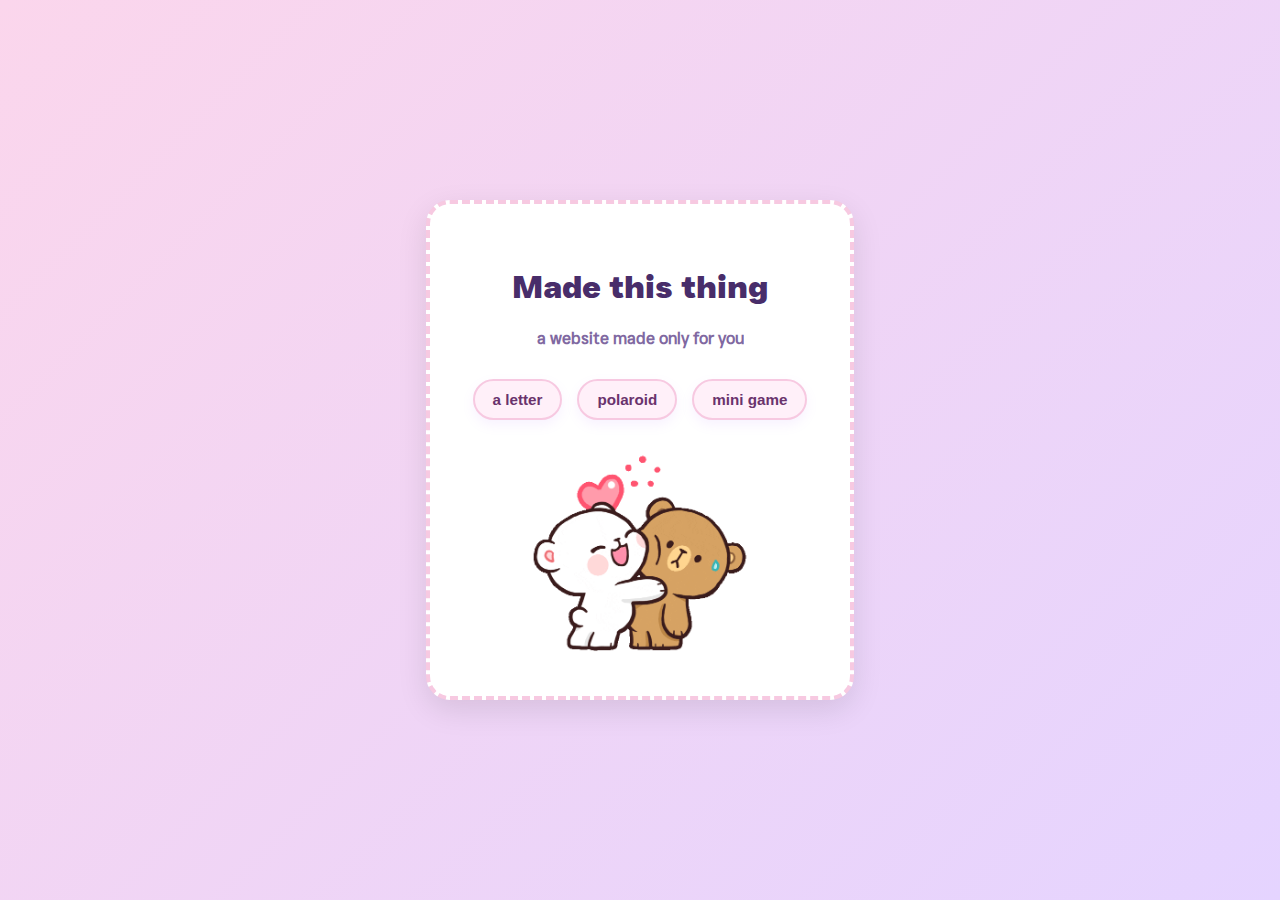
<file: index.html>
<!DOCTYPE html>
<html lang="en">
<head>
  <meta charset="UTF-8">
  <title>Main Page</title>
<meta name="viewport" content="width=device-width, initial-scale=1.0, maximum-scale=1.0, user-scalable=no">
 <link rel="icon" href="https://i.ibb.co.com/hXZsYxZ/heart.png">
  <link rel="stylesheet" href="style.css">
</head>
<body>

  <div class="card">

    <h1>Made this thing</h1>

    <h4>a website made only for you</h4>

    <div class="buttons">
      <button onclick="window.location.href='index1.html';">a letter</button>
      <button onclick="window.location.href='album.html';">polaroid</button>
      <button onclick="window.location.href='game.html';">mini game</button>
    </div>

    <div class="gif">
      <img src="images/milkmochabear.gif" alt="Birthday GIF" class="gif-image">
    </div>
  </div>

    

</body>
</html>
</file>
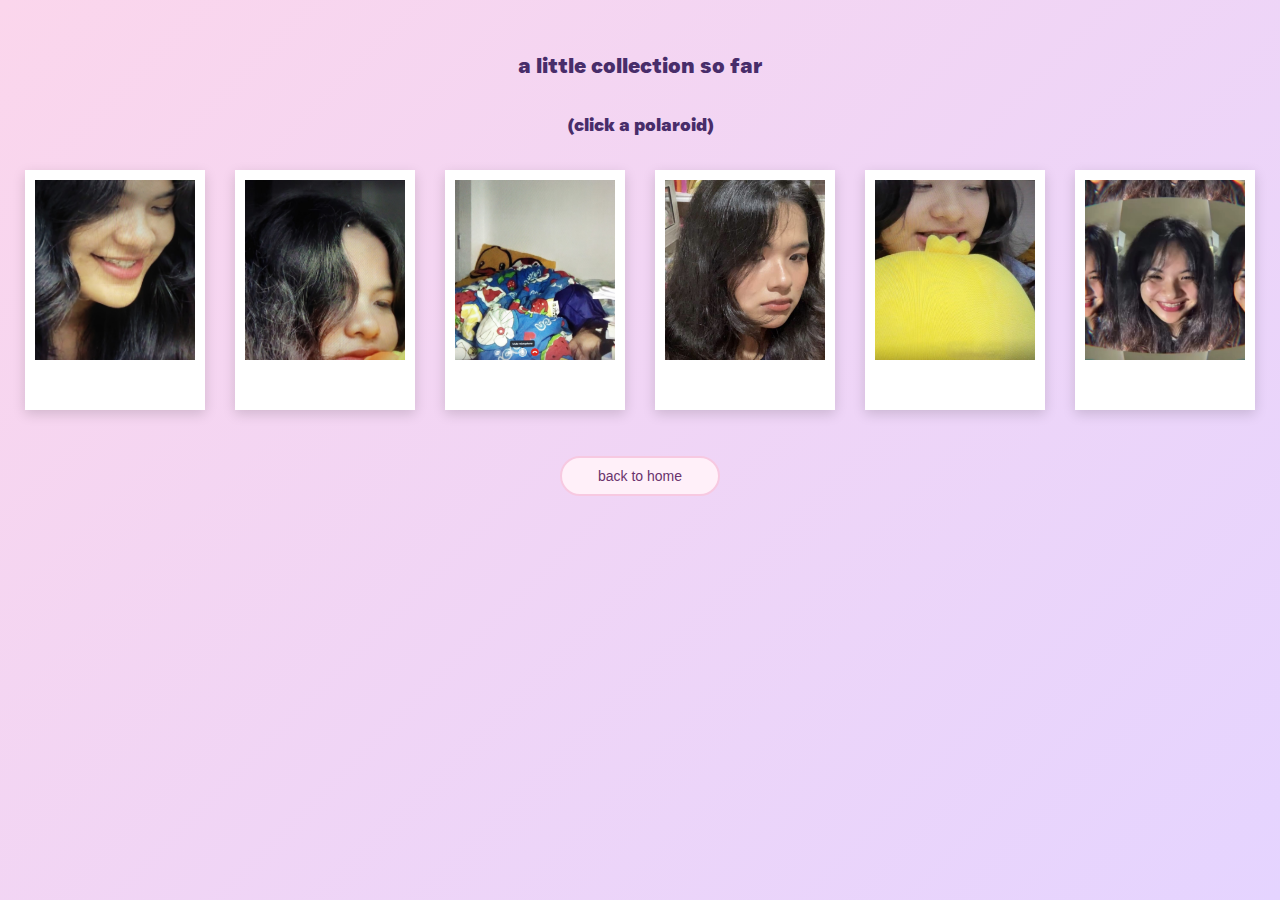
<file: album.html>
<!DOCTYPE html>
<html lang="en">
<head>
  <meta charset="UTF-8" />
  <meta http-equiv="X-UA-Compatible" content="IE=edge" />
  <meta name="viewport" content="width=device-width, initial-scale=1.0" />
   <link rel="icon" href="https://i.ibb.co.com/hXZsYxZ/heart.png">
  <title>Polaroids</title>
  <link rel="stylesheet" href="album.css" />
</head>
<body>

  <h4>a little collection so far</h4>
  
  <h3>(click a polaroid)</h3>


  <div class="photos">
    <div class="flip-card">
      <div class="flip-card-inner">
        <div class="flip-card-front">
          <img src="images/rahhhh/1.jpg" alt="front">
        </div>
        <div class="flip-card-back">
          <p>Fluffy cheeks</p>
        </div>
      </div>
    </div>

    <div class="flip-card">
      <div class="flip-card-inner">
        <div class="flip-card-front">
          <img src="images/rahhhh/4.jpg" alt="front">
        </div>
        <div class="flip-card-back">
          <p>Pudding cheeks</p>
        </div>
      </div>
    </div>

    
    <div class="flip-card">
      <div class="flip-card-inner">
        <div class="flip-card-front">
          <img src="images/rahhhh/3.jpg" alt="front">
        </div>
        <div class="flip-card-back">
          <p>Sleep well<br>5555555</p>
        </div>
      </div>
    </div>

    
    <div class="flip-card">
      <div class="flip-card-inner">
        <div class="flip-card-front">
          <img src="images/rahhhh/2.jpg" alt="front">
        </div>
        <div class="flip-card-back">
          <p>How cute</p>
        </div>
      </div>
    </div>

    <div class="flip-card">
      <div class="flip-card-inner">
        <div class="flip-card-front">
          <img src="images/rahhhh/5.jpg" alt="front">
        </div>
        <div class="flip-card-back">
          <p>A kid</p>
        </div>
      </div>
    </div>

    <div class="flip-card">
      <div class="flip-card-inner">
        <div class="flip-card-front">
          <img src="images/rahhhh/6.jpg" alt="front">
        </div>
        <div class="flip-card-back">
          <p>You look really pretty</p>
        </div>
      </div>
    </div>

</div>

  <button onclick="window.location.href = 'index.html';">back to home</button>

<script>
  document.querySelectorAll('.flip-card').forEach(card => {
    card.addEventListener('click', () => {
      const alreadyFlipped = card.classList.contains('flipped');
      document.querySelectorAll('.flip-card').forEach(c => c.classList.remove('flipped'));
      if (!alreadyFlipped) {
        card.classList.add('flipped');
        setTimeout(() => {
          card.classList.remove('flipped');
        }, 2000);
      }
    });
  });
</script>


</body>
</html>
</file>
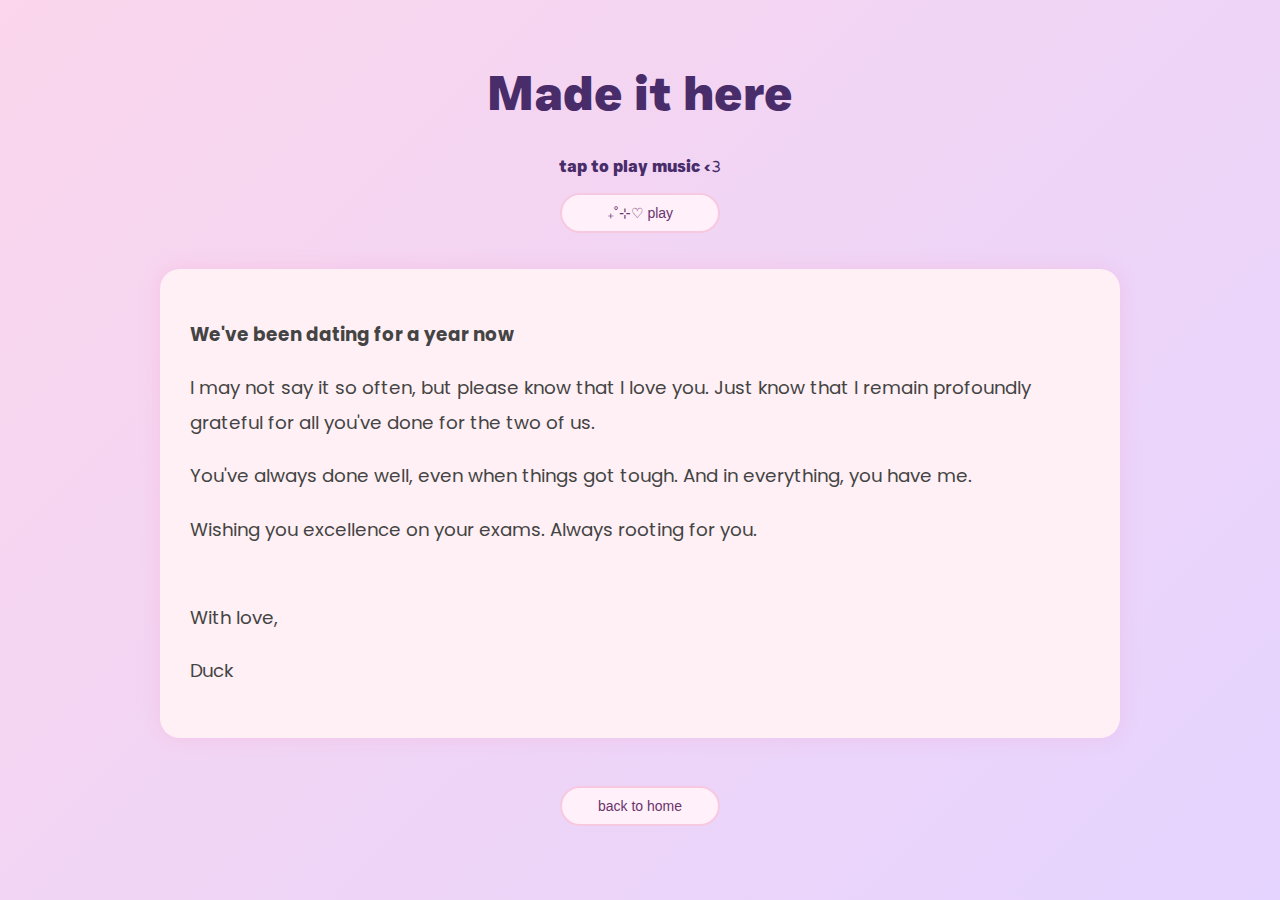
<file: index1.html>
<html lang="en">
<head>
  <meta charset="UTF-8">
  <title>Letter</title>
  <meta name="viewport" content="width=device-width, initial-scale=1.0, maximum-scale=1.0, user-scalable=no">
  <link rel="icon" href="https://i.ibb.co.com/hXZsYxZ/heart.png">
  <link href="https://fonts.googleapis.com/css2?family=Great+Vibes&family=Poppins:wght@300;500&display=swap" rel="stylesheet">
  <link rel="stylesheet" href="style1.css">
</head>
<body>

  <h1>Made it here</h1>

  <div class="click-to-play">tap to play music ‹𝟹</div>
  <button onclick="toggleMusic()" id="musicBtn">₊˚⊹♡ play</button>

  <audio id="bgmusic" loop>
    <source src="images/about you.mp3" type="audio/mpeg">
  </audio>

  <div class="love-letter">
    <p><b>We've been dating for a year now</b></p>
    <p>I may not say it so often, but please know that I love you. Just know that I remain profoundly grateful for all you've done for the two of us.</p>
    <p>You've always done well, even when things got tough. And in everything, you have me.</p>
    <p>Wishing you excellence on your exams. Always rooting for you.</p>
    <p><br>With love,</p>
    <p>Duck</p>
  </div>

  <div class="go-back">
    <button onclick="window.location.href='index.html';">back to home</button>
  </div>

  <script>
    const music = document.getElementById('bgmusic');
    const musicBtn = document.getElementById('musicBtn');

    function toggleMusic() {
      if (music.paused) {
        music.play();
        musicBtn.textContent = '₊˚⊹♡ pause';
      } else {
        music.pause();
        musicBtn.textContent = '₊˚⊹♡ play';
      }
    }
  </script>

</body>
</html>
</file>
<file: style.css>
@font-face { 
  font-family: 'JUST Sans ExBold';
  src: url('fonts/JUST Sans ExBold.otf') format('opentype');
}

@font-face { 
  font-family: 'JUST Sans Regular';
  src: url('fonts/JUST Sans Regular.otf') format('opentype');
}

body {
  margin: 0;
  padding: 0;
  background: linear-gradient(135deg, #fbd6ec, #e5d4ff);
  animation: pastelFlow 12s ease infinite;
  font-family: 'Poppins', sans-serif;
  display: flex;
  justify-content: center;
  align-items: center;
  height: 100vh;
  overflow: hidden;
}


h1 {
  font-family: 'JUST Sans ExBold', sans-serif;
  font-size: 2rem;
  color: #482D6A;
  margin-bottom: 10px;
}

h4 {
  font-family: 'JUST Sans Regular', sans-serif;
  font-size: 1rem;
  color: #6a4e91;
  opacity: 0.85;
  margin-bottom: 30px;
  transition: opacity 0.3s ease;
}

h4:hover {
  opacity: 1;
}

.buttons {
  display: flex;
  justify-content: center;
  gap: 15px;
  margin-bottom: 30px;
  flex-wrap: wrap;
}

button {
  background-color: #fff0f9;
  color: #6a336d;
  border: 2px solid #f7c9e1;
  padding: 10px 18px;
  border-radius: 30px;
  font-weight: bold;
  font-size: 0.95rem;
  cursor: pointer;
  transition: all 0.3s ease;
  box-shadow: 0 5px 12px rgba(190, 130, 255, 0.1);
}

button:hover {
  background-color: #f7c9e1;
  color: white;
  transform: scale(1.05);
}

.gif {
  margin-top: 10px;
}

.gif-image {
  width: 220px;
  border-radius: 16px;
}


.card {
  position: relative;
  border: 4px dashed #f7c9e1;
  background: white;
  border-radius: 24px;
  padding: 40px 30px;
  box-shadow: 0 10px 30px rgba(0, 0, 0, 0.1);
  text-align: center;
  max-width: 360px;
  width: 90%;
  margin: 2em auto; 
}

/*  Responsive styles for smaller screens */
@media (max-width: 768px) {
  body {
    padding: 10px;
    box-sizing: border-box;
  }

  h1 {
    font-size: 1.9rem;
    text-align: center;
    margin-top: 1em;
  }

  h4 {
    font-size: 0.9rem;
    text-align: center;
    padding: 0 10px;
    margin-bottom: 20px;
  }

  .card {
    padding: 10px;
    font-size: 1rem;
    margin: 1.5em 1em;
  }

  .buttons {
    display: flex;
    flex-direction: row;
    justify-content: center;
    align-items: center;
    gap: 10px;
    flex-wrap: nowrap;
    overflow-x: auto;
    width: 100%;
    max-width: 100%;
    padding: 10px 0;
  }

  .buttons::-webkit-scrollbar {
    display: none;
  }

  button {
    min-width: 80px;
    font-size: 14px;
    padding: 10px 10px;
    flex-shrink: 0;
  }

  .gif-image {
    width: 180px;
  }
}
</file>
<file: album.css>
@font-face { 
  font-family: 'JUST Sans ExBold';
  src: url('fonts/JUST Sans ExBold.otf') format('opentype');
}

@font-face { 
  font-family: 'JUST Sans Regular';
  src: url('fonts/JUST Sans Regular.otf') format('opentype');
}

html, body {
  margin: 0;
  padding: 0;
  height: 100%;
  min-height: 100vh;
  font-family: 'Poppins', sans-serif;
  background: linear-gradient(135deg, #fbd6ec, #e5d4ff);
  animation: pastelFlow 12s ease infinite;
  overflow-x: hidden;
  -webkit-touch-callout: none;
  -webkit-user-select: none;
  user-select: none;
  color: #444;
}

@keyframes pastelFlow {
  0% {
    background-position: 0% 50%;
  }
  50% {
    background-position: 100% 50%;
  }
  100% {
    background-position: 0% 50%;
  }
}

h4 {
  font-family: 'JUST Sans ExBold', sans-serif;
  color: #482D6A;
  text-align: center;
  margin: 2.5em 1em 1em;
  padding: 0 1em;
  font-size: 1.3rem;
}

h3 {
  font-family: 'JUST Sans ExBold', sans-serif;
  color: #482D6A;
  text-align: center;
  margin: 2em 1em 1em;
  padding: 0 1em;
  font-size: 1.1rem;
}


button {
  display: block;
  margin: 30px auto;
  width: 160px;
  padding: 10px 15px;
  background-color: #fff0f9;
  border: 2px solid #f7c9e1;
  color: #6a336d;
  font-size: 14px;
  border-radius: 30px;
  cursor: pointer;
  transition: background 0.3s ease;
}

button:hover {
  background-color: #f7c9e1;
  color: white;
}

.photos {
  display: flex;
  flex-wrap: wrap;
  justify-content: center;
  gap: 30px;
  padding: 1em;
  max-width: 1300px;
  margin: 0 auto;
  box-sizing: border-box;
}

.flip-card {
  background-color: transparent;
  width: 100%;
  max-width: 180px;
  aspect-ratio: 3 / 4;
  perspective: 1000px;
  flex-shrink: 0;
  cursor: pointer;
  touch-action: manipulation;
  position: relative;
  box-sizing: border-box;
}

.flip-card-inner {
  width: 100%;
  height: 100%;
  transition: transform 0.8s;
  transform-style: preserve-3d;
  will-change: transform;
  position: relative;
}

.flip-card.flipped .flip-card-inner {
  transform: rotateY(180deg);
}

.flip-card-front,
.flip-card-back {
  position: absolute;
  width: 100%;
  height: 100%;
  backface-visibility: hidden;
  border: 10px solid white;
  border-bottom: 50px solid white;
  border-radius: 0px;
  background-color: white;
  box-shadow: 0 4px 12px rgba(0, 0, 0, 0.15);
  overflow: hidden;
  display: flex;
  align-items: center;
  justify-content: center;
  box-sizing: border-box;
}

.flip-card-front img {
  width: 100%;
  height: 100%;
  object-fit: cover;
  border-radius: 0 0 0 0;
  pointer-events: none;
  user-select: none;
  -webkit-user-drag: none;
  touch-action: none;
}

.flip-card-back {
  transform: rotateY(180deg);
  padding: 1em;
}

.flip-card-back p {
  color: #6a336d;
  font-size: 0.9rem;
  text-align: center;
  padding: 10px;
  word-wrap: break-word;
}

@media (max-width: 1024px) {
  .flip-card {
    max-width: 160px;
  }
}

@media (max-width: 768px) {
  .photos {
    gap: 20px;
  }

  .flip-card {
    width: 45%;
    max-width: none;
    aspect-ratio: 3 / 4;
  }

  h3 {
    font-size: 1rem;
    padding: 0 1em;
  }
}

@media (max-width: 480px) {
  .photos {
    flex-direction: column;
    align-items: center;
    gap: 25px;
  }

  .flip-card {
    width: 90%;
    max-width: none;
    aspect-ratio: 3 / 4;
  }

  h3 {
    font-size: 0.95rem;
  }
}
</file>
<file: style1.css>
@font-face { 
  font-family: 'JUST Sans ExBold';
  src: url('fonts/JUST\ Sans\ ExBold.otf') format('opentype');
}

@font-face { 
  font-family: 'JUST Sans Regular';
  src: url('fonts/JUST\ Sans\ Regular.otf') format('opentype');
} 

html, body {
  margin: 0;
  padding: 0;
  height: 100%;
  min-height: 100vh;
  font-family: 'Poppins', sans-serif;
  background: linear-gradient(135deg, #fbd6ec, #e5d4ff);
  animation: pastelFlow 12s ease infinite;color: #444;
  overflow-x: hidden;
}


h1 {
  font-family: 'JUST Sans ExBold', sans-serif;
  font-size: 3rem;
  text-align: center;
  margin-top: 1.3em;
  color: #482D6A;
}

.love-letter {
  max-width: 900px;
  margin: 2em auto;
  background: #fff0f5;
  padding: 30px;
  border-radius: 20px;
  box-shadow: 0 0 20px rgba(255, 128, 187, 0.2);
  font-size: 1.15rem;
  line-height: 1.9;
}

.gallery {
  display: flex;
  flex-wrap: wrap;
  justify-content: center;
  gap: 20px;
  margin: 2em auto;
  max-width: 1000px;
}

.gallery img {
  border-radius: 15px;
  max-width: 300px;
  height: auto;
  box-shadow: 0 10px 15px rgba(255, 105, 180, 0.3);
  transition: transform 0.3s ease;
}

.gallery img:hover {
  transform: scale(1.05);
}

.floating-emojis {
  position: fixed;
  top: 0;
  left: 0;
  width: 100%;
  height: 100%;
  pointer-events: none;
  z-index: 999;
}

.emoji {
  position: absolute;
  font-size: 2rem;
  animation: float 6s infinite ease-in-out;
  opacity: 0.8;
}

@keyframes float {
  0% {
    transform: translateY(100vh) rotate(0deg);
    opacity: 0;
  }
  50% {
    opacity: 1;
  }
  100% {
    transform: translateY(-10vh) rotate(360deg);
    opacity: 0;
  }
}

.click-to-play {
  font-family: 'JUST Sans ExBold', sans-serif;
  font-size: 1.0rem;
  text-align: center;
  margin: 1em;
  font-weight: bold;
  color: #482D6A;
}

button {
  display: block;
  margin: 1em auto;
  width: 160px;
  padding: 10px 15px;
  background-color: #fff0f9;
  border: 2px solid #f7c9e1;
  color: #6a336d;
  font-size: 14px;
  border-radius: 30px;
  cursor: pointer;
  transition: background 0.3s ease;
}

button:hover {
  background-color: #f7c9e1;
  color: white;
}

.center-text {
  display: flex;
  justify-content: center;
  align-items: center;
  padding: 1em;
  font-weight: bold;
  font-size: 24px;
  color: #ff69b4;
  text-align: center;
}

.go-back {
  text-align: center;
  margin-top: 3em;
}

/*  Responsive for smaller screens */
@media (max-width: 768px) {
  h1 {
    font-size: 2rem;
  }

  .love-letter {
    padding: 20px;
    font-size: 1rem;
    margin: 1.5em 1em;
  }

  .gallery {
    flex-direction: column;
    align-items: center;
  }

  .gallery img {
    max-width: 90%;
  }

  .center-text {
    font-size: 18px;
    padding: 0 10px;
    flex-direction: column;
    height: auto;
  }

  .go-back {
    margin-top: 2em;
  }
}
</file>
